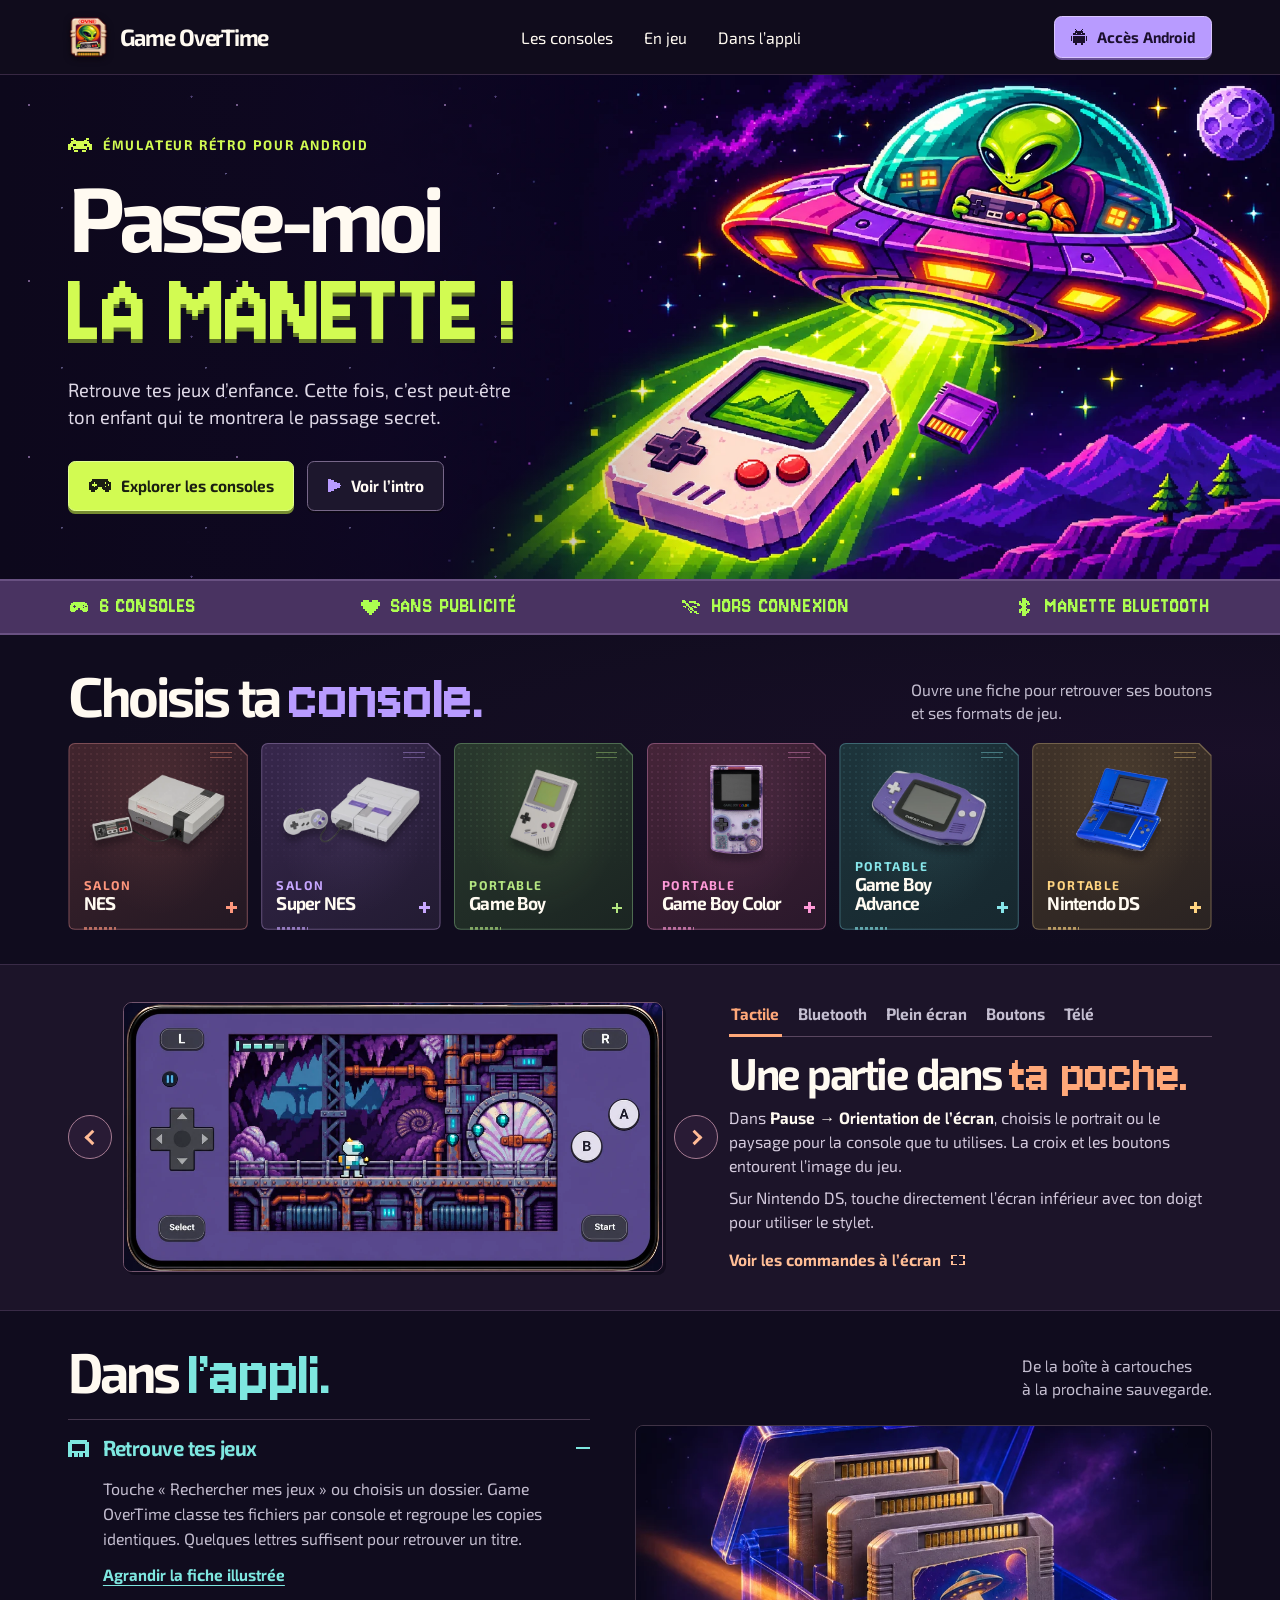
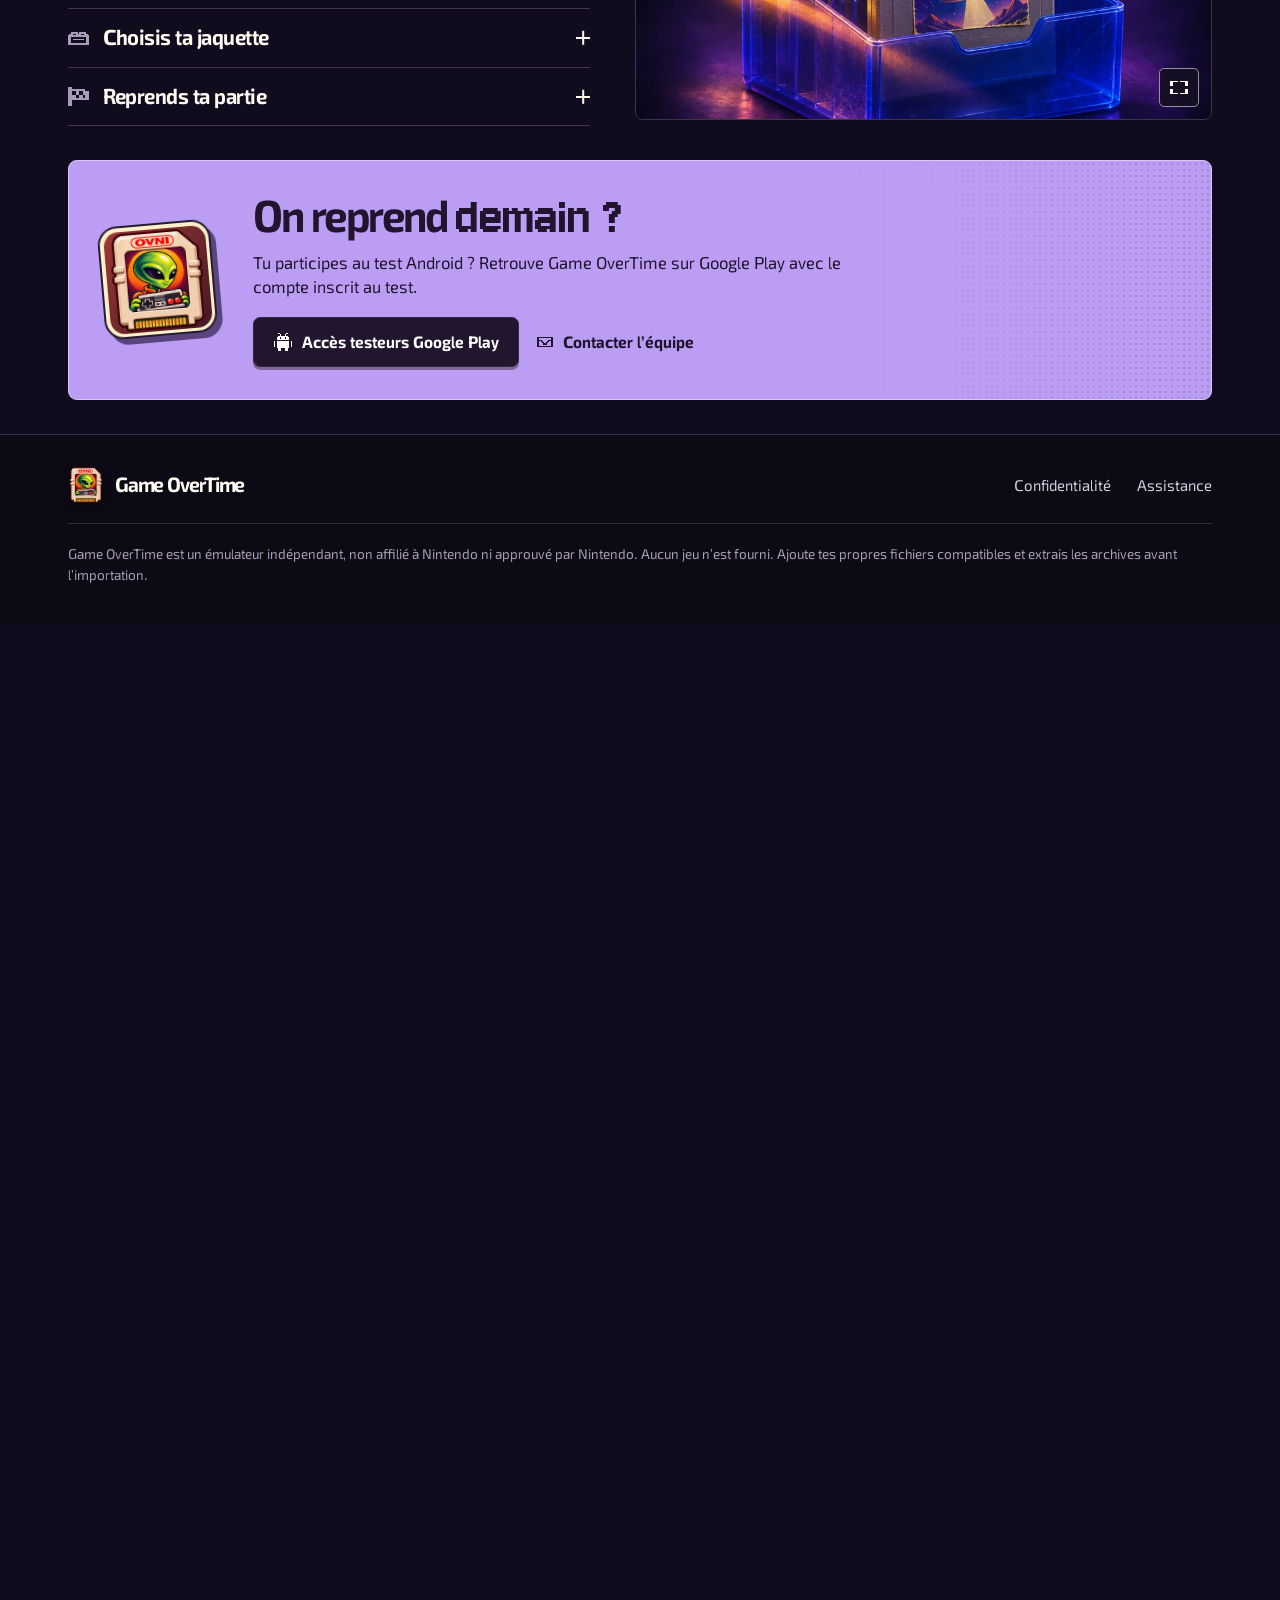
<file: index.html>
<!doctype html>
<html lang="fr">
<head>
  <meta charset="utf-8">
  <meta name="viewport" content="width=device-width, initial-scale=1">
  <meta http-equiv="refresh" content="0; url=./game-overtime/">
  <link rel="canonical" href="https://pelleas6.github.io/sites_app_android/game-overtime/">
  <title>Game OverTime</title>
</head>
<body>
  <p><a href="./game-overtime/">Ouvrir le site de Game OverTime</a></p>
</body>
</html>
</file>
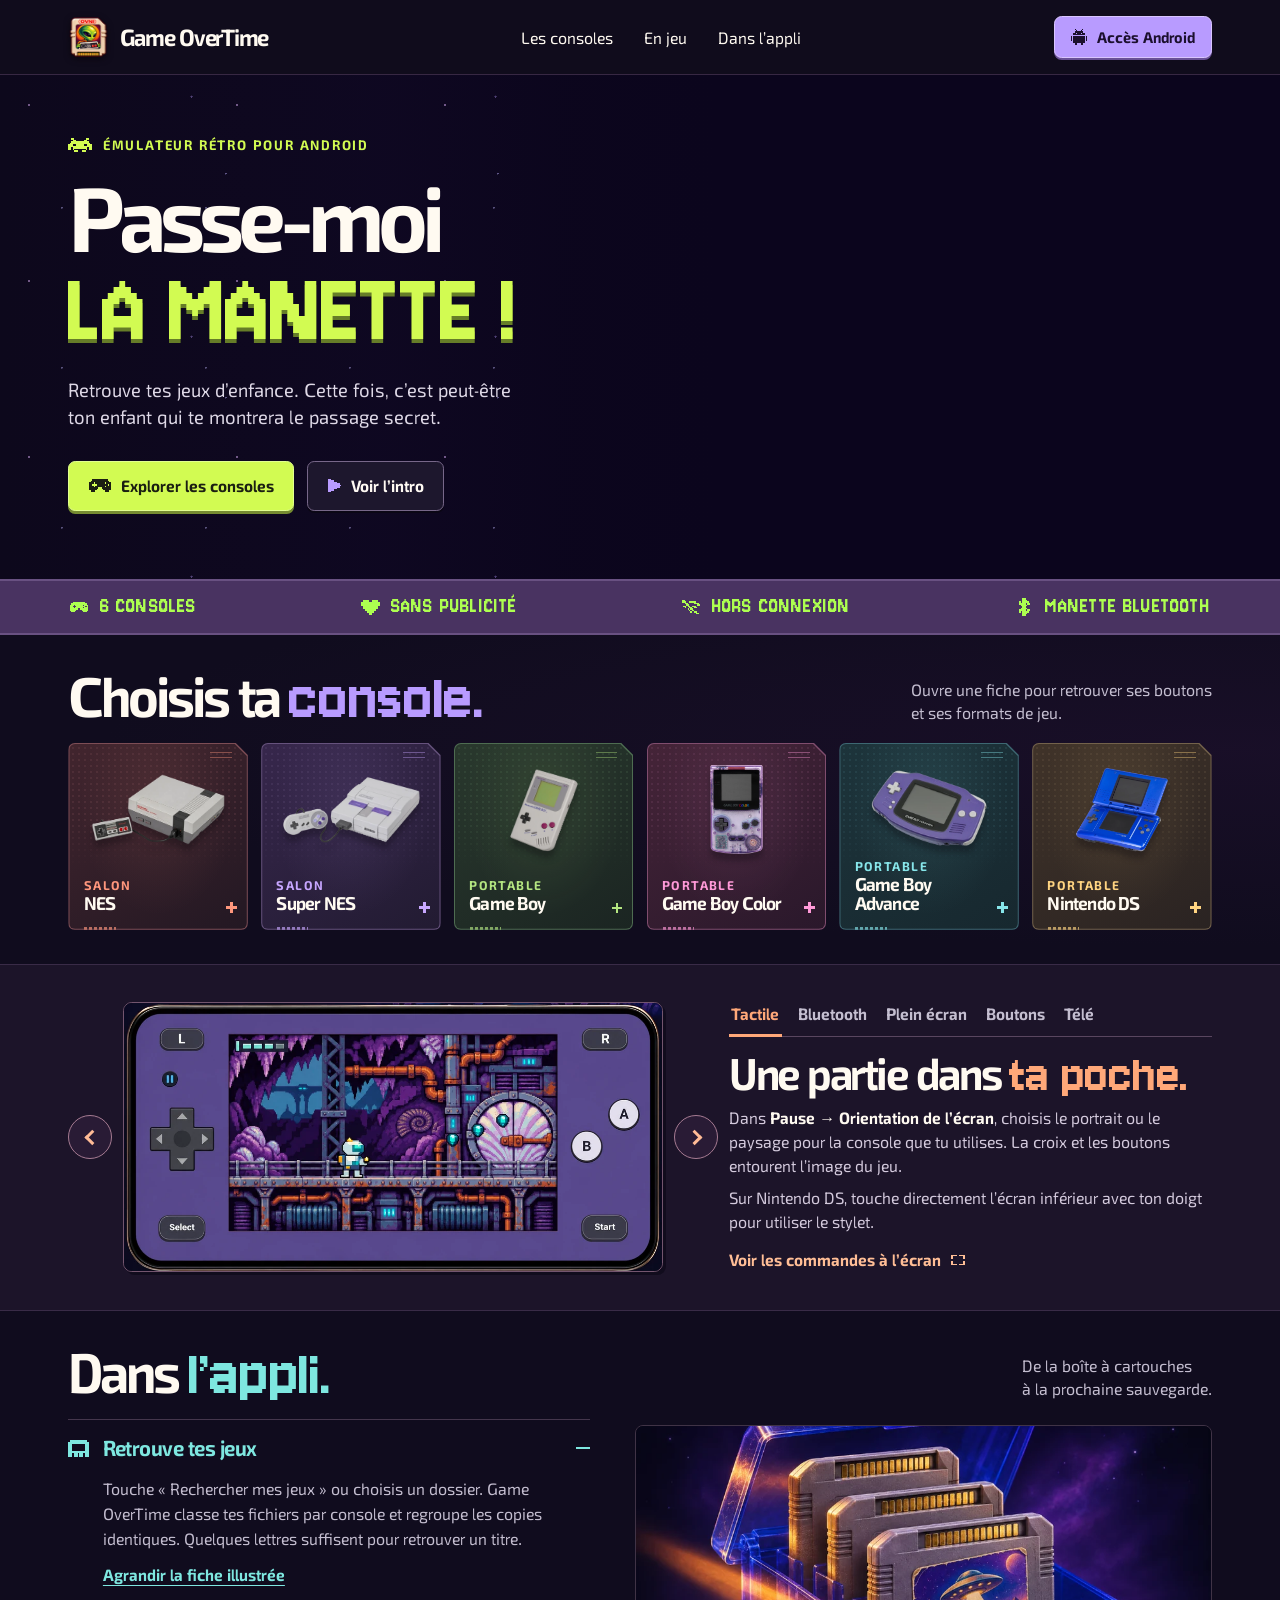
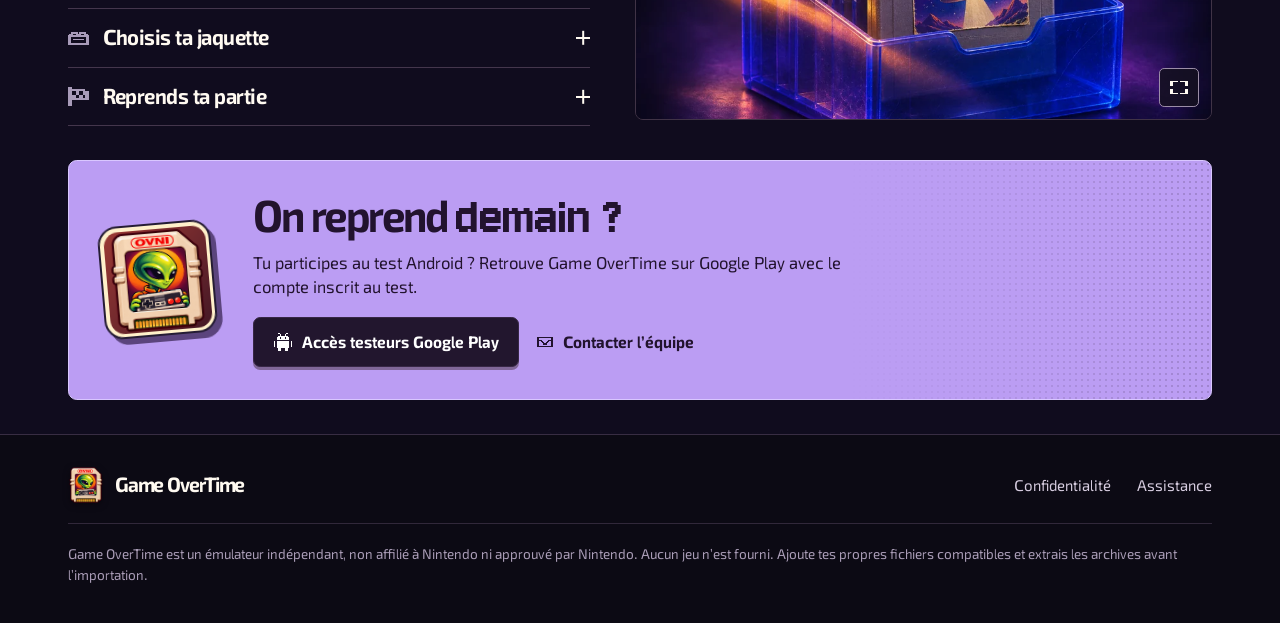
<file: game-overtime/index.html>
<!doctype html>
<html lang="fr">
<head>
  <meta charset="utf-8">
  <meta name="viewport" content="width=device-width, initial-scale=1">
  <meta name="theme-color" content="#100c1e">
  <title>Game OverTime – L’émulateur rétro pour Android</title>
  <meta name="description" content="Passe-moi la manette ! Retrouve tes jeux NES, Super NES, Game Boy, Game Boy Color, Game Boy Advance et Nintendo DS sur Android. Joue hors connexion, au tactile ou à la manette, sans publicité.">
  <link rel="canonical" href="https://pelleas6.github.io/sites_app_android/game-overtime/">
  <meta property="og:type" content="website">
  <meta property="og:locale" content="fr_FR">
  <meta property="og:site_name" content="Game OverTime">
  <meta property="og:title" content="Game OverTime · Passe-moi la manette !">
  <meta property="og:description" content="Six consoles rétro sur Android. Retrouve ta collection et fais découvrir tes jeux de cœur à la génération suivante.">
  <meta property="og:url" content="https://pelleas6.github.io/sites_app_android/game-overtime/">
  <meta property="og:image" content="https://pelleas6.github.io/sites_app_android/game-overtime/assets/partage.jpg">
  <meta property="og:image:alt" content="L’OVNI de Game OverTime survole une galaxie de consoles rétro.">
  <meta name="twitter:card" content="summary_large_image">
  <link rel="icon" type="image/png" href="assets/favicon.png">
  <link rel="apple-touch-icon" href="assets/apple-touch-icon.png">
  <link rel="preload" href="assets/jersey.woff" as="font" type="font/woff" crossorigin>
  <link rel="preload" href="assets/cartouche-bold.woff" as="font" type="font/woff" crossorigin>
  <link rel="stylesheet" href="style.css?v=3">
  <script src="site.js?v=3" defer></script>
</head>
<body>
  <a class="skip" href="#accueil">Aller au contenu</a>
  <header class="site-header">
    <div class="wrap header-inner">
      <a class="wordmark" href="#accueil" aria-label="Game OverTime, accueil">
        <img src="assets/ovni.png" width="44" height="44" alt="">
        <span>Game OverTime</span>
      </a>
      <nav class="nav-main" aria-label="Navigation principale">
        <a href="#consoles">Les consoles</a>
        <a href="#salon">En jeu</a>
        <a href="#appli">Dans l’appli</a>
      </nav>
      <div class="nav-actions">
        <a class="android-link" href="#android"><i class="ico android-icon" aria-hidden="true"></i>Accès Android</a>
        <details class="mobile-nav">
          <summary aria-label="Menu de navigation"><i class="ico menu-icon" aria-hidden="true"></i></summary>
          <nav aria-label="Menu mobile">
            <a href="#consoles">Les consoles</a><a href="#salon">En jeu</a><a href="#appli">Dans l’appli</a><a href="#android">Accès Android</a>
          </nav>
        </details>
      </div>
    </div>
  </header>

  <main id="accueil">
    <section class="hero" aria-labelledby="hero-title">
      <picture class="hero-art">
        <source media="(max-width: 740px)" srcset="assets/ovni-mobile.webp">
        <source media="(max-width: 1240px)" srcset="assets/ovni-galaxie-1280.webp">
        <img src="assets/ovni-galaxie.webp" width="1902" height="827" alt="Le pilote OVNI attire une console de poche dans le rayon vert de sa soucoupe." fetchpriority="high">
      </picture>
      <div class="hero-veil" aria-hidden="true"></div>
      <div class="wrap hero-inner">
        <div class="hero-copy">
          <p class="hero-tag"><i class="ico alien-icon" aria-hidden="true"></i> Émulateur rétro pour Android</p>
          <h1 id="hero-title">Passe-moi<span class="pixel hero-pixel">la manette&nbsp;!</span></h1>
          <p class="hero-lead">Retrouve tes jeux d’enfance. Cette fois, c’est peut-être ton enfant qui te montrera le passage secret.</p>
          <div class="hero-actions">
            <a class="btn btn-lime" href="#consoles"><i class="ico pad-icon" aria-hidden="true"></i>Explorer les consoles</a>
            <a class="btn btn-outline" data-film href="assets/intro-game-overtime.mp4" aria-label="Voir l’intro de Game OverTime, 55 secondes"><i class="ico play-icon" aria-hidden="true"></i>Voir l’intro</a>
          </div>
        </div>
      </div>
    </section>

    <div class="ribbon" aria-label="Game OverTime en bref">
      <ul class="wrap">
        <li><i class="ico pad-icon" aria-hidden="true"></i>6 consoles</li>
        <li><i class="ico heart-icon" aria-hidden="true"></i>Sans publicité</li>
        <li><i class="ico offline-icon" aria-hidden="true"></i>Hors connexion</li>
        <li><i class="ico bluetooth-icon" aria-hidden="true"></i>Manette Bluetooth</li>
      </ul>
    </div>

    <section class="shelf section" id="consoles" aria-labelledby="shelf-title">
      <div class="wrap">
        <div class="section-head">
          <h2 id="shelf-title">Choisis ta <span class="pixel accent-lilac">console.</span></h2>
          <p>Ouvre une fiche pour retrouver ses boutons<br class="wide-only"> et ses formats de jeu.</p>
        </div>
        <div class="console-shelf">
          <details class="console-card coral" data-system="nes">
            <summary aria-label="Ouvrir la fiche NES">
              <span class="cart-ridges" aria-hidden="true"></span>
              <span class="console-art"><img src="assets/nes.webp" width="180" height="110" loading="lazy" alt=""></span>
              <span class="console-label"><span class="console-family">Salon</span><strong>NES</strong></span>
              <span class="card-plus" aria-hidden="true"><i class="ico plus-icon"></i></span><span class="contacts" aria-hidden="true"></span>
            </summary>
            <div class="hardware-data"><p>Un couloir, trois plateformes et un saut au pixel près. Il reste une vie. À qui de jouer ?</p><dl><div><dt>Fichiers de jeu</dt><dd><code>.nes</code></dd></div><div><dt>Commandes</dt><dd>Croix directionnelle, A, B, Start et Select.</dd></div></dl></div>
          </details>
          <details class="console-card violet" data-system="sfc">
            <summary aria-label="Ouvrir la fiche Super NES">
              <span class="cart-ridges" aria-hidden="true"></span>
              <span class="console-art"><img src="assets/sfc.webp" width="180" height="110" loading="lazy" alt=""></span>
              <span class="console-label"><span class="console-family">Salon</span><strong>Super NES</strong></span>
              <span class="card-plus" aria-hidden="true"><i class="ico plus-icon"></i></span><span class="contacts" aria-hidden="true"></span>
            </summary>
            <div class="hardware-data"><p>Le canapé du mercredi, les grandes cartes à explorer et cette combinaison de boutons que tes doigts connaissent encore.</p><dl><div><dt>Fichiers de jeu</dt><dd><code>.sfc</code> <code>.smc</code></dd></div><div><dt>Commandes</dt><dd>Croix directionnelle, A, B, X, Y, L, R, Start et Select.</dd></div></dl></div>
          </details>
          <details class="console-card leaf" data-system="gb">
            <summary aria-label="Ouvrir la fiche Game Boy">
              <span class="cart-ridges" aria-hidden="true"></span>
              <span class="console-art"><img src="assets/gb.webp" width="180" height="110" loading="lazy" alt=""></span>
              <span class="console-label"><span class="console-family">Portable</span><strong>Game Boy</strong></span>
              <span class="card-plus" aria-hidden="true"><i class="ico plus-icon"></i></span><span class="contacts" aria-hidden="true"></span>
            </summary>
            <div class="hardware-data"><p>Un écran vert, deux boutons et un monde entier dans la poche. Qui se rappelle encore le chemin du premier niveau ?</p><dl><div><dt>Fichiers de jeu</dt><dd><code>.gb</code></dd></div><div><dt>Commandes</dt><dd>Croix directionnelle, A, B, Start et Select.</dd></div></dl></div>
          </details>
          <details class="console-card rose" data-system="gbc">
            <summary aria-label="Ouvrir la fiche Game Boy Color">
              <span class="cart-ridges" aria-hidden="true"></span>
              <span class="console-art"><img src="assets/gbc.webp" width="180" height="110" loading="lazy" alt=""></span>
              <span class="console-label"><span class="console-family">Portable</span><strong>Game Boy Color</strong></span>
              <span class="card-plus" aria-hidden="true"><i class="ico plus-icon"></i></span><span class="contacts" aria-hidden="true"></span>
            </summary>
            <div class="hardware-data"><p>La couleur change tout. Cette forêt que tu traversais sur un petit écran se remplit soudain de nuances.</p><dl><div><dt>Fichiers de jeu</dt><dd><code>.gbc</code></dd></div><div><dt>Commandes</dt><dd>Croix directionnelle, A, B, Start et Select.</dd></div></dl></div>
          </details>
          <details class="console-card aqua" data-system="gba">
            <summary aria-label="Ouvrir la fiche Game Boy Advance">
              <span class="cart-ridges" aria-hidden="true"></span>
              <span class="console-art"><img src="assets/gba.webp" width="180" height="110" loading="lazy" alt=""></span>
              <span class="console-label"><span class="console-family">Portable</span><strong>Game Boy Advance</strong></span>
              <span class="card-plus" aria-hidden="true"><i class="ico plus-icon"></i></span><span class="contacts" aria-hidden="true"></span>
            </summary>
            <div class="hardware-data"><p>Une console à tenir en largeur, deux gâchettes sous les index et un décor qui défile jusqu’au fond du train.</p><dl><div><dt>Fichiers de jeu</dt><dd><code>.gba</code></dd></div><div><dt>Commandes</dt><dd>Croix directionnelle, A, B, L, R, Start et Select.</dd></div></dl></div>
          </details>
          <details class="console-card gold" data-system="nds">
            <summary aria-label="Ouvrir la fiche Nintendo DS">
              <span class="cart-ridges" aria-hidden="true"></span>
              <span class="console-art"><img src="assets/nds.webp" width="180" height="110" loading="lazy" alt=""></span>
              <span class="console-label"><span class="console-family">Portable</span><strong>Nintendo DS</strong></span>
              <span class="card-plus" aria-hidden="true"><i class="ico plus-icon"></i></span><span class="contacts" aria-hidden="true"></span>
            </summary>
            <div class="hardware-data"><p>Un indice en haut, une action en bas. Retrouve les jeux qui te faisaient jongler entre deux écrans.</p><dl><div><dt>Fichiers de jeu</dt><dd><code>.nds</code></dd></div><div><dt>Commandes</dt><dd>Deux écrans, zone tactile, croix directionnelle, A, B, X, Y, L, R, Start et Select.</dd></div></dl></div>
          </details>
        </div>
      </div>
    </section>

    <section class="living section" id="salon" aria-label="Les façons de jouer">
      <div class="wrap play-carousel">
        <div class="feature-picker" role="tablist" aria-label="Choisir une fonctionnalité" hidden></div>

        <article class="feature-slide" id="hand-panel" data-label="Tactile">
          <div class="feature-media feature-phone">
            <img src="assets/station-nacre.webp" width="1040" height="520" loading="lazy" alt="Le téléphone en paysage, la croix à gauche et les boutons à droite du jeu.">
          </div>
          <div class="feature-copy">
            <h2>Une partie dans <span class="pixel accent-peach">ta poche.</span></h2>
            <p>Dans <strong>Pause → Orientation de l’écran</strong>, choisis le portrait ou le paysage pour la console que tu utilises. La croix et les boutons entourent l’image du jeu.</p>
            <p>Sur Nintendo DS, touche directement l’écran inférieur avec ton doigt pour utiliser le stylet.</p>
          </div>
          <a class="text-link" href="assets/station-nacre-affiche.webp" data-lightbox="Les commandes tactiles en paysage">Voir les commandes à l’écran <i class="ico zoom-icon" aria-hidden="true"></i></a>
        </article>

        <article class="feature-slide" id="bluetooth-panel" data-label="Bluetooth">
          <div class="feature-media">
            <img src="assets/manette-bluetooth.webp" width="960" height="540" loading="lazy" alt="Manette violette sans fil avec croix directionnelle et boutons d’action.">
          </div>
          <div class="feature-copy">
            <h2>Ta manette <span class="pixel accent-peach">Bluetooth.</span></h2>
            <p>Dans <strong>Réglages → Manette Bluetooth</strong>, touche «&nbsp;Rechercher une manette&nbsp;» et associe-la au téléphone. De retour en jeu, utilise la croix ou le stick gauche pour te déplacer.</p>
            <p>Si ta manette se déconnecte en pleine partie, le jeu se met en pause et les touches tactiles réapparaissent.</p>
          </div>
          <a class="text-link" href="assets/manette-bluetooth-fiche.webp" data-lightbox="Manette Bluetooth sur téléphone">Voir la fiche Bluetooth <i class="ico zoom-icon" aria-hidden="true"></i></a>
        </article>

        <article class="feature-slide" id="fullscreen-panel" data-label="Plein écran">
          <div class="feature-media feature-game">
            <img src="assets/vol-canyon.webp" width="960" height="640" loading="lazy" alt="Un biplan rouge file vers une enveloppe au-dessus d’un aqueduc. Le score et la jauge restent visibles en plein écran.">
          </div>
          <div class="feature-copy">
            <h2>Ton téléphone en <span class="pixel accent-peach">plein écran.</span></h2>
            <p>Avec <strong>Plein écran automatique</strong>, activé par défaut, les boutons à l’écran s’effacent dès que l’appli détecte ta manette. L’image s’agrandit en gardant les proportions de la console.</p>
            <p>Pour retrouver les boutons, appuie sur Retour puis sur «&nbsp;Afficher les commandes tactiles&nbsp;».</p>
          </div>
          <a class="text-link" href="assets/vol-canyon.webp" data-lightbox="Le vol au-dessus du canyon en plein écran">Agrandir la capture <i class="ico zoom-icon" aria-hidden="true"></i></a>
        </article>

        <article class="feature-slide" id="editor-panel" data-label="Boutons">
          <div class="feature-media">
            <img src="assets/editeur-vol-canyon.webp" width="1280" height="720" loading="lazy" alt="L’éditeur entoure le jeu de vol. Le bouton A est sélectionné à droite et les touches moins et plus règlent sa taille.">
          </div>
          <div class="feature-copy">
            <h2>Les boutons sous <span class="pixel accent-peach">tes pouces.</span></h2>
            <p>Depuis <strong>Thèmes</strong> ou <strong>Pause → Régler les boutons</strong>, fais glisser la croix ou un bouton où ton pouce tombe naturellement. Sélectionne-le puis utilise − et + pour ajuster sa taille de 60 à 180&nbsp;%.</p>
            <p>Enregistre ton réglage. Chaque console garde sa propre disposition, en portrait comme en paysage.</p>
          </div>
          <a class="text-link" href="assets/editeur-vol-canyon.webp" data-lightbox="L’éditeur des commandes tactiles">Agrandir l’éditeur <i class="ico zoom-icon" aria-hidden="true"></i></a>
        </article>

        <article class="feature-slide" id="tv-panel" data-label="Télé">
          <div class="feature-media">
            <picture>
              <source media="(max-width: 740px)" srcset="assets/une-vie-chacun-640.webp?v=2">
              <img src="assets/une-vie-chacun.webp?v=2" width="1120" height="630" loading="lazy" alt="Deux mains tiennent un téléphone devant un jeu de plateformes. Au fond du salon, un téléviseur affiche la même scène.">
            </picture>
          </div>
          <div class="feature-copy">
            <h2>Sur un <span class="pixel accent-peach">second écran.</span></h2>
            <p>Si ton téléphone reconnaît un écran compatible, ouvre <strong>Pause → Activer le mode TV</strong>. Tu gardes les commandes sur le téléphone.</p>
          </div>
        </article>

        <div class="feature-arrows" role="group" aria-label="Parcourir les fonctionnalités" hidden>
          <button class="feature-prev" type="button" aria-label="Fonctionnalité précédente"></button>
          <button class="feature-next" type="button" aria-label="Fonctionnalité suivante"></button>
        </div>
        <span class="feature-status" aria-live="polite" aria-atomic="true"></span>
      </div>
    </section>

    <section class="manual section" id="appli" aria-labelledby="manual-title">
      <div class="wrap">
        <div class="section-head">
          <h2 id="manual-title">Dans <span class="pixel accent-cyan">l’appli.</span></h2>
          <p>De la boîte à cartouches<br class="wide-only"> à la prochaine sauvegarde.</p>
        </div>
        <div class="manual-layout">
          <div class="guide-choices">
            <details name="guide" class="guide-entry" data-guide="importer" open>
              <summary><i class="ico cart-icon" aria-hidden="true"></i><span>Retrouve tes jeux</span><i class="fold-sign" aria-hidden="true"></i></summary>
              <div class="guide-text"><p>Touche «&nbsp;Rechercher mes jeux&nbsp;» ou choisis un dossier. Game OverTime classe tes fichiers par console et regroupe les copies identiques. Quelques lettres suffisent pour retrouver un titre.</p><a href="assets/importer-affiche.webp" data-lightbox="Rechercher et importer tes jeux">Agrandir la fiche illustrée</a></div>
            </details>
            <details name="guide" class="guide-entry" data-guide="jaquettes">
              <summary><i class="ico box-icon" aria-hidden="true"></i><span>Choisis ta jaquette</span><i class="fold-sign" aria-hidden="true"></i></summary>
              <div class="guide-text"><p>Le nom t’échappe, mais tu reconnaîtrais la boîte entre mille. Ouvre Jaquettes, agrandis l’aperçu et choisis ton édition. L’image reste sur ton téléphone.</p><a href="assets/jaquettes-affiche.webp" data-lightbox="Associer une jaquette à son jeu">Agrandir la fiche illustrée</a></div>
            </details>
            <details name="guide" class="guide-entry" data-guide="reprendre">
              <summary><i class="ico flag-icon" aria-hidden="true"></i><span>Reprends ta partie</span><i class="fold-sign" aria-hidden="true"></i></summary>
              <div class="guide-text"><p>Tu t’arrêtes devant le château&nbsp;? Ouvre Pause et choisis «&nbsp;Sauvegarder la partie&nbsp;». Depuis l’accueil, retrouve ton dernier jeu. Pour revenir à l’endroit enregistré, choisis «&nbsp;Charger ma sauvegarde&nbsp;» dans Pause.</p><a href="assets/reprendre-affiche.webp" data-lightbox="Retrouver ta dernière partie">Agrandir la fiche illustrée</a></div>
            </details>
          </div>
          <a class="guide-art" id="guide-art" href="assets/importer-affiche.webp" data-lightbox="Rechercher et importer tes jeux" aria-label="Agrandir la fiche illustrée sur l’importation des jeux">
            <img id="guide-picture" src="assets/importer.webp" width="900" height="549" loading="lazy" alt="Trois cartouches à étiquette OVNI dans un coffret bleu translucide.">
            <span class="enlarge"><i class="ico zoom-icon" aria-hidden="true"></i></span>
          </a>
        </div>
      </div>
    </section>

    <section class="android-section" id="android" aria-labelledby="android-title">
      <div class="wrap">
        <div class="android-panel">
          <div class="android-emblem"><img src="assets/icone-android.png" width="126" height="126" loading="lazy" alt="Icône OVNI de Game OverTime"></div>
          <div class="android-copy">
            <h2 id="android-title">On reprend <span class="pixel">demain&nbsp;?</span></h2>
            <p>Tu participes au test Android&nbsp;? Retrouve Game OverTime sur Google Play avec le compte inscrit au test.</p>
            <div class="end-actions">
              <a class="btn btn-dark" href="https://play.google.com/apps/testing/app.cartouche.player"><i class="ico android-icon" aria-hidden="true"></i>Accès testeurs Google Play</a>
              <a class="contact-link" href="mailto:ovnis.app@gmail.com"><i class="ico mail-icon" aria-hidden="true"></i>Contacter l’équipe</a>
            </div>
          </div>
        </div>
      </div>
    </section>
  </main>

  <footer class="footer">
    <div class="wrap">
      <div class="footer-top">
        <a class="wordmark" href="#accueil"><img src="assets/ovni.png" width="38" height="38" alt=""><span>Game OverTime</span></a>
        <nav aria-label="Liens utiles"><a href="https://pelleas6.github.io/Confidentialite/retro-emulator/">Confidentialité</a><a href="mailto:ovnis.app@gmail.com">Assistance</a></nav>
      </div>
      <p>Game OverTime est un émulateur indépendant, non affilié à Nintendo ni approuvé par Nintendo. Aucun jeu n’est fourni. Ajoute tes propres fichiers compatibles et extrais les archives avant l’importation.</p>
    </div>
  </footer>

  <dialog id="console-dialog" class="modal hardware-dialog" aria-labelledby="console-title">
    <div class="modal-tools"><button class="close-modal" type="button" aria-label="Fermer la fiche console" data-dismiss><i class="ico close-icon" aria-hidden="true"></i></button></div>
    <div class="hardware-top"><img id="detail-image" alt="" width="260" height="175"><div><p id="detail-family" class="detail-family"></p><h2 id="console-title"></h2></div></div>
    <div id="detail-copy"></div>
    <div class="console-pagination"><button id="next-console" class="btn btn-outline" type="button">Console suivante</button></div>
  </dialog>

  <dialog id="media-dialog" class="modal media-dialog" aria-labelledby="media-title">
    <div class="media-head"><h2 id="media-title"></h2><button class="close-modal" data-dismiss type="button" aria-label="Fermer l’aperçu"><i class="ico close-icon" aria-hidden="true"></i></button></div>
    <div id="media-content"></div>
    <nav id="film-chapters" aria-label="Chapitres de la vidéo" hidden>
      <button type="button" data-start="0" data-phase="ovni">L’OVNI</button>
      <button type="button" data-start="9.433333" data-phase="appli">L’appli</button>
      <button type="button" data-start="32" data-phase="partie">La partie</button>
    </nav>
  </dialog>
</body>
</html>
</file>
<file: game-overtime/style.css>
@font-face{font-family:Cartouche;src:url("assets/cartouche-regular.woff") format("woff");font-style:normal;font-weight:400;font-display:swap}
@font-face{font-family:Cartouche;src:url("assets/cartouche-bold.woff") format("woff");font-style:normal;font-weight:650 950;font-display:swap}
@font-face{font-family:Jersey;src:url("assets/jersey.woff") format("woff");font-weight:400;font-style:normal;font-display:swap}
:root{
  --ink:#100c1e;--deep:#0c0918;--text:#fffaf1;--muted:#c4bed0;--lime:#d2fb52;
  --lilac:#b89bff;--peach:#ffa879;--cyan:#7ee7e0;--line:#433655;
  --wrap:82rem;--gutter:clamp(1.25rem,5.35vw,6.5rem);
  color-scheme:dark;font-family:Cartouche,Arial,sans-serif;background:var(--ink);color:var(--text);
  font-synthesis:none;scroll-padding-top:5.1rem;
}
*,*::before,*::after{box-sizing:border-box}
html{scroll-behavior:smooth}
body{margin:0;min-width:0;-webkit-font-smoothing:antialiased}
h1,h2,h3,p,ul,dl,dd{margin:0}
button,a,summary{-webkit-tap-highlight-color:transparent}
a{color:inherit;text-decoration:none}
button,summary{font:inherit;color:inherit}
button{cursor:pointer}
a:focus-visible,button:focus-visible,summary:focus-visible{outline:3px solid #fff49a;outline-offset:4px}
summary{list-style:none;cursor:pointer}
summary::-webkit-details-marker{display:none}
img{display:block;max-width:100%}
[hidden]{display:none!important}
.wrap{width:min(var(--wrap),calc(100% - 2 * var(--gutter)));margin-inline:auto}
.pixel{font-family:Jersey,monospace;font-weight:400;letter-spacing:0}
.accent-lilac{color:var(--lilac)}.accent-peach{color:var(--peach)}.accent-cyan{color:var(--cyan)}
.skip{position:fixed;z-index:50;top:.5rem;left:1rem;transform:translateY(-220%);background:var(--lime);color:var(--ink);padding:.75rem 1.1rem;border-radius:.3rem}
.skip:focus{transform:translateY(0)}
.ico{display:inline-block;flex:none;width:1.15em;height:1.15em;background-color:currentColor;mask:var(--icon) center/contain no-repeat;-webkit-mask:var(--icon) center/contain no-repeat;image-rendering:pixelated}
.alien-icon{--icon:url("assets/i-alien.png")}.pad-icon{--icon:url("assets/i-pad.png")}.android-icon{--icon:url("assets/i-android.png")}.play-icon{--icon:url("assets/i-play.png")}.heart-icon{--icon:url("assets/i-heart.png")}.offline-icon{--icon:url("assets/i-offline.png")}.bluetooth-icon{--icon:url("assets/i-bluetooth.png")}.plus-icon{--icon:url("assets/i-plus.png")}.close-icon{--icon:url("assets/i-close.png")}.tv-icon{--icon:url("assets/i-tv.png")}.pocket-icon{--icon:url("assets/i-pocket.png")}.cart-icon{--icon:url("assets/i-cart.png")}.box-icon{--icon:url("assets/i-box.png")}.flag-icon{--icon:url("assets/i-flag.png")}.zoom-icon{--icon:url("assets/i-zoom.png")}.mail-icon{--icon:url("assets/i-mail.png")}.menu-icon{--icon:url("assets/i-menu.png")}
.site-header{height:4.7rem;background:#100c1c;border-bottom:1px solid #372843;position:relative;z-index:5}
.header-inner{height:100%;display:flex;align-items:center;justify-content:space-between;gap:2rem}
.wordmark{display:inline-flex;align-items:center;gap:.64rem;white-space:nowrap;font-size:1.43rem;letter-spacing:-.055em;font-weight:800;line-height:1}
.wordmark img{width:2.55rem;height:2.55rem;object-fit:contain;filter:drop-shadow(0 2px 3px #09050d)}
.nav-main,.nav-actions,.footer nav{display:flex;align-items:center}
.nav-main{gap:clamp(1.25rem,2.4vw,2.85rem);font-size:1rem}
.nav-main a,.footer nav a{transition:color .16s}
.nav-main a:hover,.nav-main a:focus-visible,.footer nav a:hover{color:var(--lime)}
.nav-actions{gap:.6rem}
.android-link,.btn,.contact-link,.text-link{display:inline-flex;align-items:center;justify-content:center;gap:.62rem}
.android-link{min-height:2.6rem;padding:.55rem 1rem;background:var(--lilac);color:#1c102e;border:1px solid #d9c5ff;border-radius:.48rem;font-size:.94rem;font-weight:750;box-shadow:0 2px 0 #695197;transition:background .2s,transform .2s}
.android-link:hover{background:#d2baff;transform:translateY(-1px)}
.android-link .ico{width:.98rem;height:1.06rem}
.mobile-nav{display:none;position:relative}
.mobile-nav summary,.close-modal{width:2.65rem;height:2.65rem;display:grid;place-items:center;border-radius:.35rem;background:#262033;color:#efe8ff;border:1px solid #594a6c}

.hero{position:relative;isolation:isolate;overflow:hidden;background:#0b051d}
.hero-art,.hero-veil{position:absolute;inset:0;pointer-events:none}
.hero-art img{width:100%;height:100%;object-fit:contain;object-position:right center}
.hero-veil{background:linear-gradient(90deg,#0d081c 0%,rgba(14,8,31,.97) 19%,rgba(15,8,34,.82) 30%,rgba(14,8,29,.22) 45%,transparent 56%)}
.hero-veil::before{content:"";position:absolute;inset:0 51% 0 0;opacity:.47;background-image:radial-gradient(1.2px 1.2px at 14% 17%,#e3b5ff 75%,transparent),radial-gradient(1.2px 1.2px at 63% 9%,#9c83d8 75%,transparent),radial-gradient(1px 1px at 43% 83%,#ada5e4 75%,transparent),radial-gradient(1.1px 1.1px at 83% 44%,#bdb0ff 75%,transparent);background-size:13rem 11rem,19rem 15rem,9rem 10rem,17rem 14rem}
.hero-inner{position:relative;display:flex;align-items:center;min-height:clamp(31.5rem,39vw,42rem);padding-block:3.1rem 3.55rem}
.hero-copy{width:min(50%,38rem)}
.hero-tag{display:inline-flex;align-items:center;gap:.65rem;color:var(--lime);font-size:.83rem;line-height:1.1;font-weight:750;text-transform:uppercase;letter-spacing:.135em}
.hero-tag .ico{width:1.5rem;height:1.08rem;color:var(--lime)}
h1{margin:1.2rem 0 1.35rem;font-size:clamp(4rem,6.9vw,7.15rem);letter-spacing:-.068em;font-weight:850;line-height:.93}
.hero-pixel{display:block;color:var(--lime);text-transform:uppercase;font-size:1.22em;line-height:.83;letter-spacing:-.012em;margin-top:.06em;white-space:nowrap;text-shadow:0 .038em 0 #667d28}
.hero-lead{font-size:clamp(1.08rem,1.45vw,1.37rem);line-height:1.5;color:#dfd9e7;max-width:28rem;text-wrap:pretty}
.hero-actions,.end-actions{display:flex;flex-wrap:wrap;align-items:center;gap:.8rem}
.hero-actions{margin-top:1.8rem}
.btn{position:relative;min-height:3.1rem;padding:.68rem 1.2rem;border:1px solid transparent;border-radius:.45rem;font-weight:700;font-size:1rem;line-height:1.2;transition:transform .18s,background .15s,box-shadow .15s;text-align:center}
.btn:hover{transform:translateY(-2px)}
.btn:active{transform:translateY(1px)}
.btn .pad-icon{width:1.42rem}
.btn-lime{background:var(--lime);color:#1b1f12;box-shadow:0 3px 0 #768c31;border-color:#e2ff90}
.btn-lime:hover{background:#e0ff77}
.btn-outline{border-color:#776789;background:#1d172d;color:#fffaf3;box-shadow:0 2px 0 #0b0715}
.btn-outline:hover{background:#322541;border-color:#bb9cdb}
.btn .play-icon{width:.83rem;height:.83rem;color:var(--lilac)}

.ribbon{background:#493361;color:#adff50;border-block:2px solid #695182}
.ribbon ul{display:flex;justify-content:space-between;align-items:center;min-height:3.25rem;list-style:none;padding:0 .1rem;gap:1rem}
.ribbon li{position:relative;display:flex;align-items:center;justify-content:center;gap:.7rem;white-space:nowrap;text-transform:uppercase;font-family:Jersey,monospace;font-size:clamp(1.18rem,1.7vw,1.55rem);letter-spacing:.055em;line-height:1}
.ribbon li .ico{width:1.15rem;height:1.15rem}

.section{padding-block:clamp(1.65rem,2.65vw,2.7rem)}
.section-head{display:flex;justify-content:space-between;align-items:flex-end;gap:1.5rem;margin-bottom:1.15rem}
.section-head h2,.feature-copy h2,.android-panel h2{font-size:clamp(2.5rem,4.25vw,4.2rem);font-weight:800;line-height:1.02;letter-spacing:-.057em}
.section-head h2 .pixel,.living h2 .pixel,.android-panel h2 .pixel{font-size:1.26em;line-height:.73;letter-spacing:-.005em}
.section-head p{font-size:1rem;color:var(--muted);line-height:1.45;max-width:29rem}
.shelf{background:radial-gradient(ellipse at 96% 35%,#26133666,transparent 65%),var(--ink)}
.console-shelf{display:grid;grid-template-columns:repeat(6,minmax(0,1fr));gap:clamp(.6rem,1.05vw,1rem);align-items:start}
.coral{--accent:#ff977d;--ctop:#42252e;--cbot:#231823;--edge:#7d4d55}
.violet{--accent:#c7a6ff;--ctop:#37274c;--cbot:#221b32;--edge:#66527d}
.leaf{--accent:#b4e681;--ctop:#29382d;--cbot:#1b2522;--edge:#4e6c51}
.rose{--accent:#ff99d8;--ctop:#452438;--cbot:#2a182b;--edge:#804d6e}
.aqua{--accent:#87e6ea;--ctop:#1d343b;--cbot:#17282f;--edge:#3d6772}
.gold{--accent:#ffd481;--ctop:#403329;--cbot:#2a2322;--edge:#73624b}
.console-card{position:relative;min-width:0;border-radius:.4rem;transition:transform .19s}
.console-card summary{position:relative;display:flex;flex-direction:column;min-height:clamp(10rem,14.6vw,13.25rem);isolation:isolate;background:var(--edge);border-radius:.43rem;clip-path:polygon(0 0,calc(100% - 12px) 0,100% 12px,100% 100%,0 100%);padding:1.14rem .95rem 1.04rem}
.console-card summary::before,.console-card summary::after{pointer-events:none;position:absolute;content:""}
.console-card summary::before{inset:1px;z-index:-2;clip-path:polygon(0 0,calc(100% - 12px) 0,100% 12px,100% 100%,0 100%);border-radius:.38rem;background:radial-gradient(ellipse at 50% 33%,color-mix(in srgb,var(--accent) 10%,transparent),transparent 63%),linear-gradient(148deg,var(--ctop),var(--cbot))}
.console-card summary::after{inset:2px 2px 33% 2px;z-index:-1;opacity:.25;background-image:radial-gradient(var(--edge) .9px,transparent 1px);background-size:6px 6px;mask-image:linear-gradient(#000 60%,transparent)}
.console-card:focus-within{outline:3px solid #fff49a;outline-offset:4px}
.console-card summary:focus-visible{outline:0}
.cart-ridges{position:absolute;right:1rem;top:.55rem;width:1.35rem;height:.38rem;border-block:1.2px solid var(--accent);opacity:.4}
.console-art{display:grid;place-items:center;flex:1;min-height:0}
.console-art img{height:clamp(4.3rem,7vw,6.5rem);width:94%;object-fit:contain;filter:drop-shadow(0 7px 3px #08060b55);transition:transform .22s}
.console-label{display:flex;flex-direction:column;justify-content:flex-end;gap:.16rem;padding-right:.95rem;min-height:3.1rem;margin-top:.36rem}
.console-family{font-size:.77rem;line-height:1;text-transform:uppercase;letter-spacing:.115em;font-weight:700;color:var(--accent)}
.console-label strong{font-size:clamp(1.07rem,1.41vw,1.4rem);line-height:1.05;letter-spacing:-.045em}
.card-plus{position:absolute;right:.68rem;bottom:1.04rem;color:var(--accent);display:grid;place-items:center}
.card-plus .ico{width:.68rem;height:.68rem}
.contacts{position:absolute;bottom:0;left:1rem;height:3px;width:1.95rem;background:repeating-linear-gradient(90deg,var(--accent) 0 3px,transparent 3px 5px);opacity:.65}
@media(hover:hover){.console-card:hover{transform:translateY(-4px)}.console-card:hover .console-art img{transform:translateY(-3px) rotate(-3deg)}.console-card:hover summary{background:var(--accent)}}
.hardware-data{padding:1rem;border:1px solid var(--edge);font-size:1rem}
.hardware-data dl{margin-top:.6rem}.hardware-data dt{font-weight:700}.hardware-data dd{margin:.2rem 0 .6rem}
.living{background:#1c1429;border-block:1px solid #392b47;padding-block:clamp(1.45rem,2.2vw,2.15rem)}
.play-carousel{
  --nav-size:2.75rem;
  --nav-gap:clamp(.45rem,.85vw,.9rem);
  position:relative;
}
.feature-slide{
  display:grid;
  grid-template-columns:minmax(0,1.08fr) minmax(0,1fr);
  grid-template-areas:"photo copy" "photo link";
  align-content:center;
  column-gap:clamp(1.5rem,3vw,3rem);
}
.play-carousel:not(.is-ready) .feature-slide+.feature-slide{margin-top:1.6rem}
.play-carousel.is-ready{
  display:grid;
  grid-template-columns:var(--nav-size) minmax(0,1.12fr) var(--nav-size) minmax(0,1fr);
  grid-template-rows:1fr auto auto auto 1fr;
  grid-template-areas:"prev photo next ." "prev photo next picker" "prev photo next copy" "prev photo next link" "prev photo next .";
  column-gap:var(--nav-gap);
}
.is-ready .feature-slide{display:contents}
.feature-media{
  position:relative;
  width:100%;
  aspect-ratio:16/9;
  overflow:hidden;
  border:1px solid #73556e;
  border-radius:.55rem;
  background:#110c1d;
  box-shadow:3px 3px 0 #110c1d;
  touch-action:pan-y pinch-zoom;
}
.feature-phone{aspect-ratio:2}
.feature-media img{position:absolute;inset:0;width:100%;height:100%;object-fit:cover;user-select:none}
.feature-media{grid-area:photo;align-self:center}
.feature-game{background:#080811}
.feature-game img{object-fit:contain;image-rendering:pixelated}
.feature-picker{grid-area:picker;display:flex;flex-wrap:wrap;gap:0 .9rem;border-bottom:1px solid #59465f;margin-bottom:.85rem}
.feature-picker button{
  min-height:2.75rem;
  padding:.3rem .14rem;
  margin-bottom:-1px;
  color:var(--muted);
  background:transparent;
  border:0;
  border-bottom:3px solid transparent;
  font-size:1rem;
  font-weight:700;
}
.feature-picker button:hover,.feature-picker [aria-selected="true"]{color:var(--peach)}
.feature-picker [aria-selected="true"]{border-bottom-color:currentColor}
.feature-copy{grid-area:copy;align-self:end;min-width:0;touch-action:pan-y pinch-zoom}
.feature-copy h2{font-size:clamp(2rem,3.4vw,3.45rem);margin-bottom:.65rem;text-wrap:balance}
.feature-copy p{max-width:60ch;font-size:1rem;line-height:1.5;color:#d4cadd}
.feature-copy p+p{margin-top:.48rem}
.feature-copy strong{color:var(--text);font-weight:700}
.feature-slide>.text-link{grid-area:link;justify-self:start;align-self:start;text-align:left}
.feature-arrows{display:contents}
.feature-arrows button{
  display:grid;
  align-self:center;
  justify-self:center;
  place-items:center;
  width:var(--nav-size);height:var(--nav-size);padding:0;
  background:#291b35;color:#ffbb96;
  border:1px solid #a67b92;
  border-radius:50%;
}
.feature-prev{grid-area:prev}
.feature-next{grid-area:next}
.feature-arrows button:hover,.feature-arrows button:focus-visible{color:#25152b;background:#ffb389}
.feature-arrows button::before{content:"";width:.68rem;height:.68rem;border:solid currentColor;border-width:0 3px 3px 0}
.feature-prev::before{transform:translateX(.12rem) rotate(135deg)}
.feature-next::before{transform:translateX(-.12rem) rotate(-45deg)}
.feature-status{position:absolute;width:1px;height:1px;overflow:hidden;clip-path:inset(50%);white-space:nowrap}
@media(prefers-reduced-motion:no-preference){.is-ready .feature-media img{animation:show-feature .18s ease-out} @keyframes show-feature{from{opacity:.6}to{opacity:1}}}
.text-link{color:#ffbe96;min-height:2.75rem;margin-top:.25rem;text-underline-offset:4px;font-weight:700}
.text-link:hover,.contact-link:hover,.guide-text a:hover,.footer a:hover{text-decoration:underline}
.text-link .ico{height:.88rem;width:.88rem}
.manual{background:var(--ink)}
.manual-layout{display:grid;grid-template-columns:minmax(0,.95fr) minmax(0,1.05fr);align-items:center;gap:clamp(1.5rem,3.5vw,3.65rem)}
.guide-choices{align-self:center;border-top:1px solid #44364c}
.guide-entry{border-bottom:1px solid #44364c}
.guide-entry summary{display:flex;align-items:center;gap:.85rem;min-height:3.6rem;font-size:clamp(1.22rem,1.65vw,1.55rem);line-height:1.2;font-weight:700;letter-spacing:-.025em}
.guide-entry summary>.ico{width:1.28rem;height:1.28rem;color:#a89bb9}
.guide-entry[open] summary,.guide-entry[open] summary>.ico{color:var(--cyan)}
.fold-sign{margin-left:auto;width:.9rem;height:.9rem;position:relative;flex:none}
.fold-sign::before,.fold-sign::after{content:"";position:absolute;width:100%;height:2px;left:0;top:calc(50% - 1px);background:currentColor}
.fold-sign::after{transform:rotate(90deg)}
.guide-entry[open] .fold-sign::after{display:none}
.guide-text{padding:0 2rem 1.3rem 2.15rem;line-height:1.55;color:var(--muted)}
.guide-text a{display:inline-block;margin-top:.7rem;color:var(--cyan);font-weight:700;text-decoration:underline;text-underline-offset:4px}
.guide-art{position:relative;display:block;min-width:0;aspect-ratio:1.95;overflow:hidden;border:1px solid #403346;border-radius:.5rem;background:#131020}
.guide-art img{position:absolute;inset:0;width:100%;height:100%;object-fit:cover}
.enlarge{position:absolute;right:.75rem;bottom:.75rem;display:grid;place-items:center;width:2.45rem;height:2.45rem;color:var(--text);background:#141021e8;border:1px solid #9b8da7;border-radius:.32rem}
.guide-art:hover .enlarge{background:#594167}
.android-section{padding:0 0 clamp(1.65rem,2.65vw,2.7rem);background:var(--ink)}
.android-panel{position:relative;isolation:isolate;overflow:hidden;display:flex;align-items:center;gap:clamp(1.25rem,3vw,2.5rem);padding:clamp(1.4rem,2.5vw,2.2rem);background:#bb9df3;border:1px solid #d9c7ff;color:#22132e;border-radius:.55rem}
.android-panel::after{content:"";position:absolute;z-index:-1;inset:0 0 0 68%;opacity:.3;background-image:radial-gradient(#65507e 1px,transparent 1.5px);background-size:6px 6px;mask-image:linear-gradient(to right,transparent,#000)}
.android-emblem{flex:none;transform:rotate(-5deg);filter:drop-shadow(5px 6px 0 #5b447d);padding:.22rem;border:2px solid #251c34;border-radius:1.2rem;background:#fff0ca}
.android-emblem img{width:clamp(5rem,8vw,7.6rem);height:auto;aspect-ratio:1;border-radius:.9rem}
.android-panel h2{font-size:clamp(2.3rem,3.4vw,3.6rem)}
.android-copy>p{max-width:39rem;font-size:1.04rem;line-height:1.45;margin:.8rem 0 1.1rem}
.btn-dark{background:#22162e;color:white;box-shadow:0 3px 0 #806798;border-color:#372745}
.btn-dark:hover{background:#362347}
.contact-link{font-weight:700;min-height:2.8rem;text-underline-offset:4px;padding-inline:.35rem}
.contact-link .ico{width:1rem}
.android-panel :focus-visible{outline-color:#2a1641}
.footer{background:#0c0a14;border-top:1px solid #382d43;padding:2rem 0 2.35rem}
.footer-top{display:flex;align-items:center;justify-content:space-between;gap:1.5rem}
.footer .wordmark{font-size:1.26rem}
.footer .wordmark img{width:2.25rem;height:2.25rem}
.footer nav{flex-wrap:wrap;gap:.6rem 1.6rem;font-size:.94rem;color:#d6ccdf}
.footer p{padding-top:1.25rem;margin-top:1.25rem;border-top:1px solid #31283a;line-height:1.55;color:#aa9db7;font-size:.85rem}
.modal{position:fixed;width:min(34rem,calc(100% - 2rem));max-height:calc(100dvh - 2rem);padding:0;border:1px solid #76618a;border-radius:.7rem;background:#1e172b;color:var(--text);box-shadow:0 1.5rem 6rem #0009;overflow:auto}
.modal::backdrop{background:rgba(9,5,17,.85)}
body:has(dialog[open]){overflow:hidden}
.modal-tools,.media-head{display:flex;align-items:center;justify-content:flex-end;gap:1rem}
.modal-tools{position:absolute;right:.8rem;top:.8rem;z-index:1}
.close-modal{flex:none;width:2.5rem;height:2.5rem}
.close-modal .ico{width:1rem;height:1rem}
.close-modal:hover{background:#41324e}
.hardware-top{display:flex;align-items:center;gap:1.5rem;padding:2.6rem 1.6rem 1.5rem;background:radial-gradient(ellipse at 20% 100%,var(--ctop),transparent 78%),var(--cbot);border-bottom:1px solid var(--edge)}
.hardware-top img{width:41%;height:8.5rem;object-fit:contain;filter:drop-shadow(0 9px 4px #09031255)}
.detail-family{font-size:.85rem;letter-spacing:.13em;text-transform:uppercase;color:var(--accent);font-weight:700}
.hardware-top h2{font-size:2.2rem;line-height:1.08;letter-spacing:-.045em;margin-top:.5rem}
#detail-copy{padding:1.5rem 1.7rem 0}
#detail-copy>p{font-size:1.13rem;line-height:1.45}
#detail-copy dl{margin:1.2rem 0 0;border-top:1px solid #493950}
#detail-copy dl>div{display:grid;grid-template-columns:7rem 1fr;gap:.65rem;padding:.78rem 0;border-bottom:1px solid #493950;line-height:1.4}
#detail-copy dt{color:#d6c8df;font-weight:700}
code{display:inline-block;padding:.04rem .38rem;font:1rem/1.4 ui-monospace,monospace;border-radius:.22rem;background:#30263c;color:#eeebc8}
.console-pagination{padding:1rem 1.7rem 1.5rem;text-align:right}
.console-pagination .btn{min-height:2.65rem}
.media-dialog{width:fit-content;max-width:calc(100% - 1.5rem);overflow:hidden}
.media-head{justify-content:space-between;padding:.7rem .9rem;border-bottom:1px solid #51405d}
.media-head h2{font-size:1.12rem;line-height:1.3;letter-spacing:-.02em}
#media-content{display:grid;place-items:center;background:#100c19}
#media-content img{display:block;max-width:100%;width:auto;height:auto;max-height:calc(100dvh - 6.2rem);object-fit:contain}
.film-dialog{
  --film-ratio:.75;
  --film-focus:51.4%;
  --film-crop:inset(14.84% 0 13.94%);
  --film-room:calc(100dvh - 9.25rem);
  min-width:min(17.75rem,calc(100% - 1.5rem));
}
.film-dialog[data-phase="appli"]{--film-ratio:.5341;--film-focus:50%;--film-crop:inset(0)}
.film-dialog[data-phase="partie"]{--film-ratio:2.16;--film-focus:50.59%;--film-crop:inset(38.08% 0 37.19%)}
#media-content video{
  display:block;
  width:min(67.5rem,calc(100vw - 1.75rem),calc(var(--film-room) * var(--film-ratio)));
  aspect-ratio:var(--film-ratio);
  height:auto;
  object-fit:cover;
  object-position:center var(--film-focus);
  background:#08070d;
}
#media-content video:fullscreen{width:100%;height:100%;object-fit:contain;object-position:center}
@supports(object-view-box:inset(0)){#media-content video:fullscreen{object-view-box:var(--film-crop)}}
#film-chapters{display:flex;justify-content:center;gap:.35rem;padding:.25rem .55rem;border-top:1px solid #51405d}
#film-chapters button{min-height:2.75rem;padding:.35rem .72rem;border:0;border-radius:.25rem;background:transparent;color:var(--muted);font-size:.95rem;font-weight:700}
#film-chapters button:hover,#film-chapters [aria-current="true"]{color:var(--lime);background:#30263f}
#film-chapters button:focus-visible{outline-offset:-3px}
@media(max-height:460px){
  .film-dialog{--film-room:calc(100dvh - 6.15rem);max-height:calc(100dvh - .5rem)}
  .film-dialog .media-head{padding:.12rem .6rem}
  #film-chapters{padding:0 .4rem}
}
@media(min-width:1650px){.hero-art{margin-inline:auto;max-width:108rem}.hero-veil{background:linear-gradient(90deg,#0d081c 5%,#0e081df5 23%,#0e08249c 38%,transparent 51%)}}
@media(max-width:1050px){
  :root{--gutter:clamp(1.25rem,4vw,3rem)}
  .hero-inner{min-height:29.5rem}.hero-copy{width:51%}
  .hero-veil{background:linear-gradient(90deg,#0d081c 4%,#0f091fef 26%,#100920b8 41%,transparent 60%)}
  .console-shelf{grid-template-columns:repeat(3,minmax(0,1fr));gap:.8rem}
  .console-card summary{min-height:10rem}.console-art img{height:5.3rem}
  .console-label{min-height:2.6rem}
  .feature-picker{column-gap:.6rem}
}
@media(max-width:740px){
  :root{--gutter:1.22rem;scroll-padding-top:1rem}
  .site-header{height:3.9rem}.header-inner{gap:.65rem}
  .wordmark{font-size:1.19rem;gap:.43rem}.wordmark img{width:2.05rem;height:2.05rem}
  .nav-main{display:none}.mobile-nav{display:block}
  .mobile-nav summary{width:2.45rem;height:2.45rem;background:transparent;border-color:#4b3c58}
  .mobile-nav nav{position:absolute;right:0;top:calc(100% + .65rem);background:#241a31;border:1px solid #645073;border-radius:.42rem;box-shadow:0 8px 24px #06030da8;padding:.3rem;display:grid;min-width:12rem}
  .mobile-nav nav a{display:block;padding:.72rem .9rem;border-radius:.25rem}.mobile-nav nav a:hover{background:#392945}
  .android-link{min-height:2.35rem;padding:.4rem .64rem;font-size:.83rem;gap:.4rem}.android-link .ico{width:.82rem}
  .hero{display:flex;flex-direction:column;background:#0d071c;padding-top:.28rem}
  .hero-art{position:relative;inset:auto;height:auto;width:min(100%,38rem);margin:0 auto;align-self:center;order:0}
  .hero-art img{aspect-ratio:1.91;object-fit:cover;object-position:center 44%;height:auto;width:100%}
  .hero-art::after{content:"";position:absolute;inset:65% 0 0;background:linear-gradient(transparent,#0d071c)}
  .hero-veil{display:none}.hero-inner{min-height:0;padding:.2rem 0 2.1rem;align-items:flex-start;order:1}
  .hero-copy{width:100%;max-width:34rem}.hero-tag{font-size:.77rem;gap:.5rem;letter-spacing:.115em}
  .hero-tag .ico{width:1.2rem}
  h1{font-size:clamp(3.7rem,11vw,5.65rem);margin:.82rem 0 .88rem}
  .hero-pixel{font-size:1.22em;line-height:.84}
  .hero-lead{font-size:1.07rem;max-width:30rem;line-height:1.45}
  .hero-actions{gap:.65rem;margin-top:1.2rem}.btn{min-height:2.9rem;padding:.64rem .92rem;font-size:.96rem;gap:.55rem}
  .ribbon ul{display:grid;grid-template-columns:1fr 1fr;min-height:4.6rem;padding:.65rem 0;gap:.65rem .8rem}
  .ribbon li{font-size:1.18rem;justify-content:flex-start;gap:.55rem}.ribbon li .ico{width:.94rem;height:.94rem}
  .section{padding-block:1.65rem}.section-head{display:block;margin-bottom:.95rem}.section-head p{margin-top:.4rem;max-width:30rem;font-size:1rem}.wide-only{display:none}
  .console-shelf{gap:.62rem}.console-card summary{padding:.9rem .78rem .9rem;min-height:9.25rem}.console-art img{height:4.8rem}
  .console-family{font-size:.75rem}.console-label strong{font-size:1.12rem}.card-plus{right:.55rem;bottom:.9rem}
  .feature-slide{grid-template-columns:minmax(0,1fr);grid-template-areas:"photo" "copy" "link";row-gap:.35rem}
  .play-carousel.is-ready{
    grid-template-columns:minmax(0,1fr) var(--nav-size) var(--nav-size);
    grid-template-rows:repeat(4,auto);
    grid-template-areas:"photo photo photo" "picker picker picker" "copy copy copy" "link prev next";
    column-gap:.5rem;
  }
  .is-ready .feature-arrows button{margin-top:.35rem}
  .feature-slide>.text-link{align-self:center}
  .feature-picker{flex-wrap:nowrap;justify-content:space-between;gap:0 .15rem;overflow-x:auto;margin:.35rem 0 .7rem}
  .feature-picker button{flex:none;min-width:2.75rem;font-size:.97rem}
  .feature-picker button:focus-visible{outline-offset:-3px}
  .feature-copy p{max-width:none}
  .manual-layout{grid-template-columns:minmax(0,1fr);gap:.8rem}.guide-art{order:0}.guide-choices{order:1}.guide-entry summary{min-height:3.3rem}
  .guide-text{padding-right:.3rem}
  .android-section{padding-bottom:1.65rem}.android-panel{align-items:flex-start;padding:1.25rem;gap:.8rem;flex-direction:column}
  .android-emblem img{width:3.85rem;border-radius:.48rem}.android-emblem{border-radius:.62rem;padding:.12rem}
  .android-panel h2{font-size:2.35rem}.android-copy>p{font-size:1rem}.end-actions{gap:.45rem 1rem}.contact-link{padding:0}
  .footer-top{align-items:flex-start;flex-direction:column;gap:1rem}.footer nav{gap:.65rem 1.2rem}
}
@media(max-width:510px){.console-shelf{grid-template-columns:repeat(2,minmax(0,1fr))}.console-card summary{min-height:9.75rem}.console-art img{height:5.15rem}}
@media(max-width:365px){
  :root{--gutter:.9rem}.nav-actions{gap:.35rem}.android-link{font-size:.78rem;padding:.4rem .48rem}.wordmark{font-size:1.1rem}
  .feature-picker{column-gap:0}
  .feature-picker button{font-size:.89rem;padding-inline:.08rem}
  .hero-actions{gap:.5rem}.hero-actions .btn{font-size:.87rem;padding:.6rem .7rem}.ribbon li{font-size:1.06rem}
  .hardware-top{gap:.8rem;padding-inline:1rem}.hardware-top h2{font-size:1.75rem}#detail-copy{padding-inline:1.15rem}
}
@media(prefers-reduced-motion:reduce){html{scroll-behavior:auto}*,*::before,*::after{transition:none!important;animation:none!important}}
</file>
